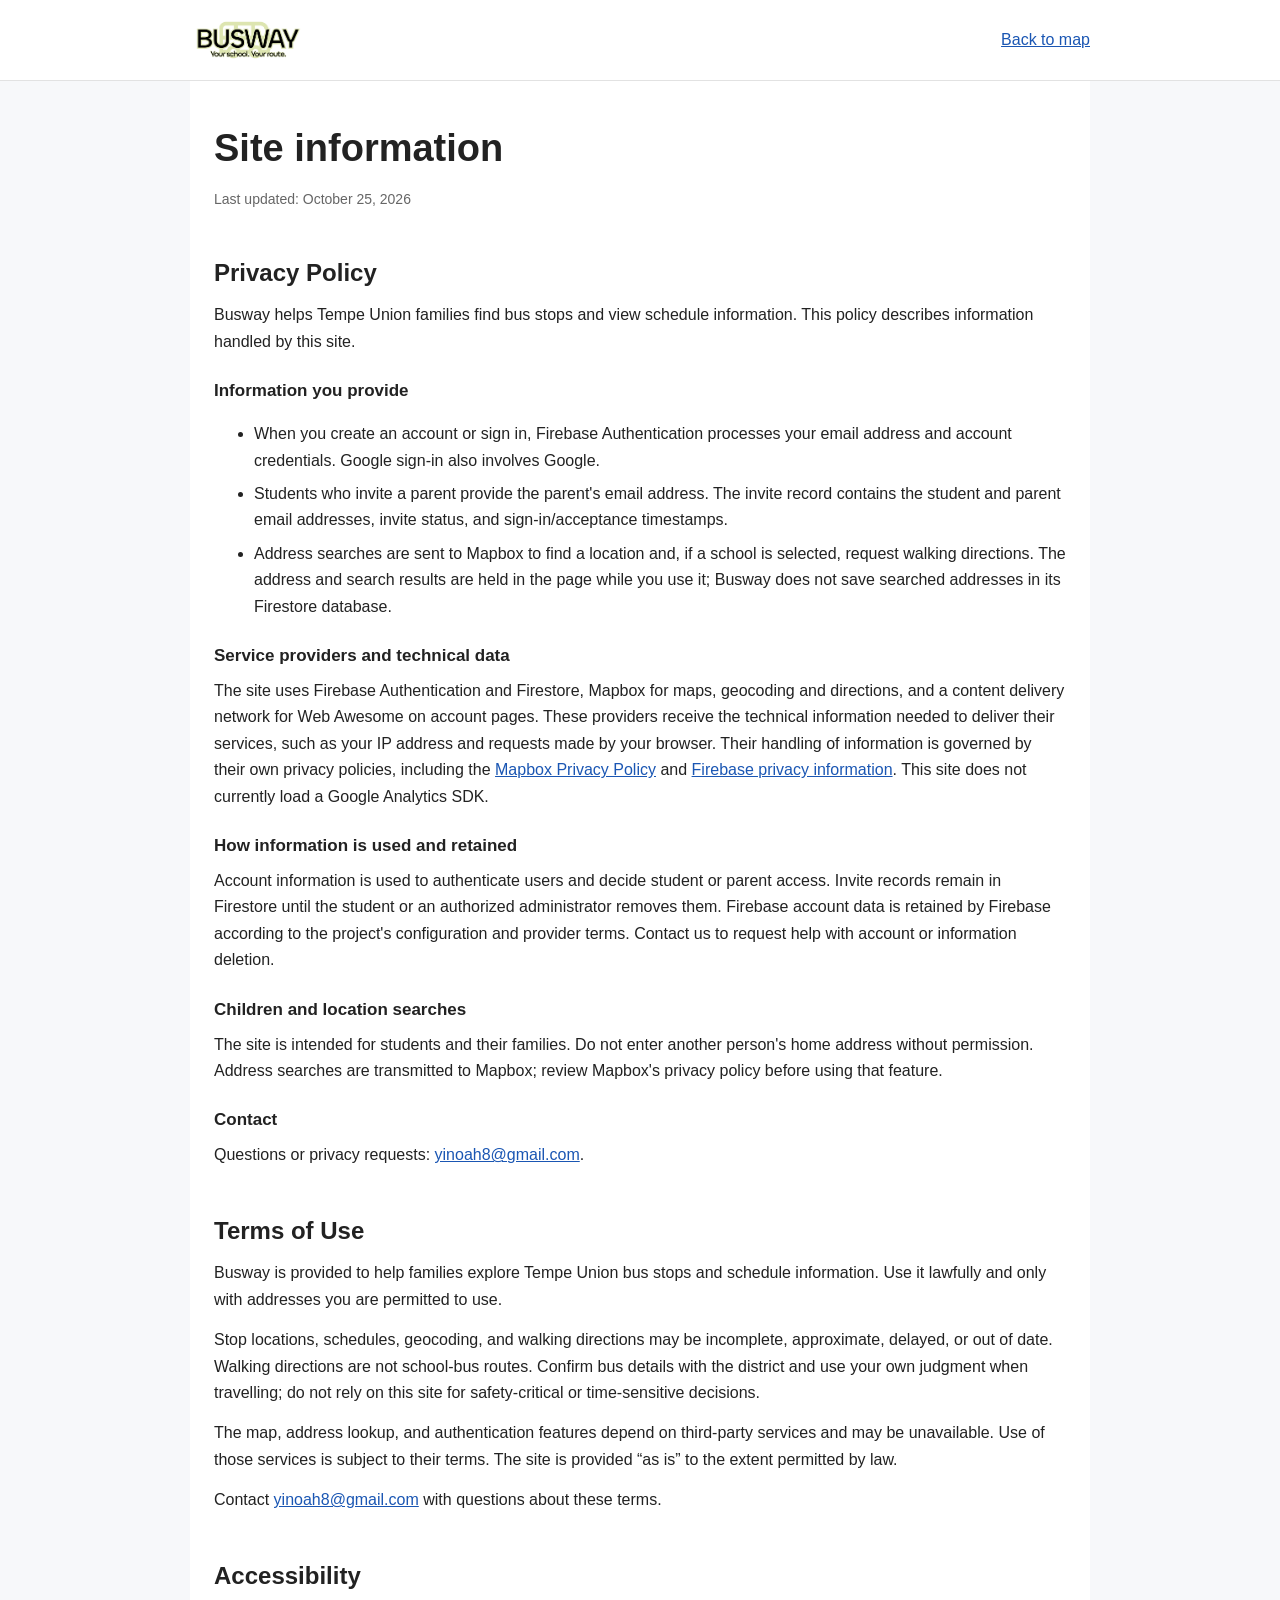
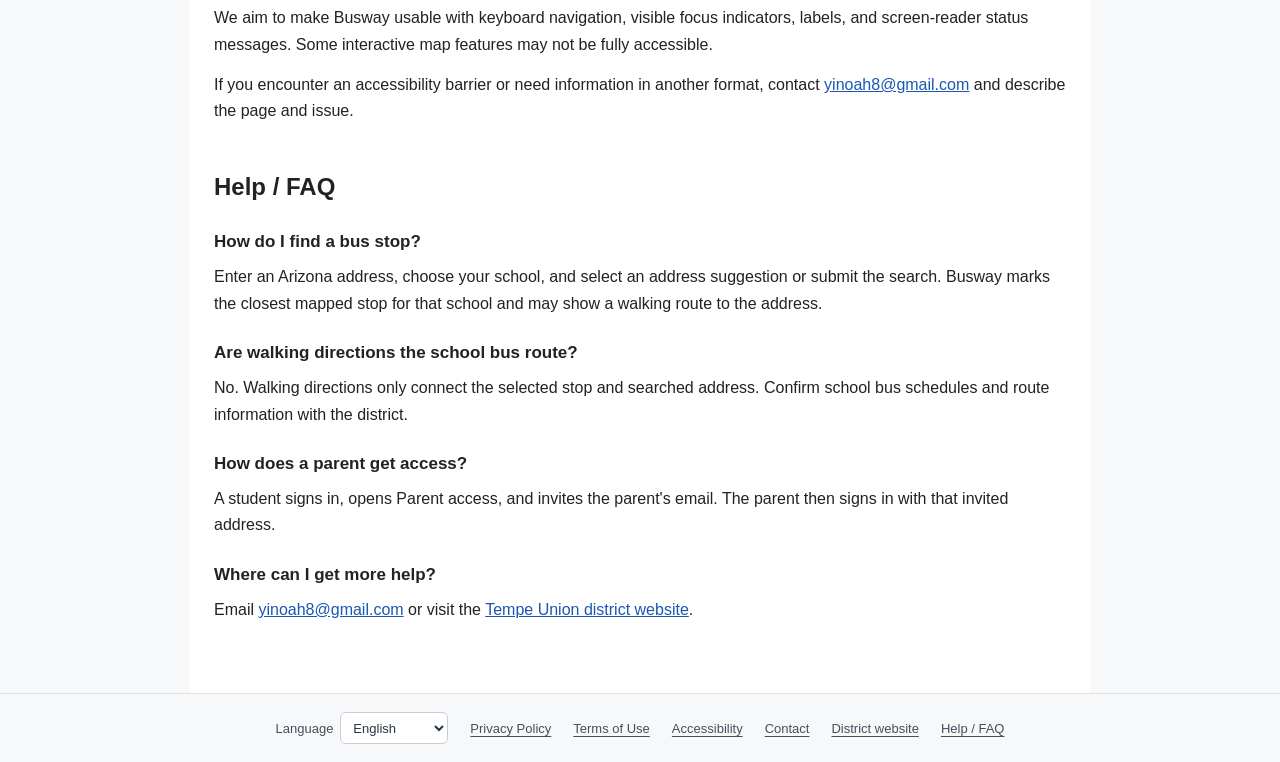
<file: site-info.html>
<!DOCTYPE html>
<html lang="en">
<head>
    <meta charset="UTF-8">
    <meta name="viewport" content="width=device-width, initial-scale=1.0">
    <title>Privacy, terms &amp; help · Busway</title>
    <link rel="icon" href="assets/busway-logo.png">
    <link rel="stylesheet" href="css/style.css">
    <script type="module" src="js/core/i18n.js"></script>
</head>
<body class="info-page">
    <header class="info-header">
        <a href="index.html" aria-label="Busway map">
            <img src="assets/busway-logo.png" alt="Busway" width="540" height="270">
        </a>
        <a href="index.html">Back to map</a>
    </header>

    <main class="info-content">
        <h1>Site information</h1>
        <p class="info-updated">Last updated: October 25, 2026</p>

        <section id="privacy">
            <h2>Privacy Policy</h2>
            <p>
                Busway helps Tempe Union families find bus stops and view
                schedule information. This policy describes information handled
                by this site.
            </p>

            <h3>Information you provide</h3>
            <ul>
                <li>
                    When you create an account or sign in, Firebase
                    Authentication processes your email address and account
                    credentials. Google sign-in also involves Google.
                </li>
                <li>
                    Students who invite a parent provide the parent's email
                    address. The invite record contains the student and parent
                    email addresses, invite status, and sign-in/acceptance
                    timestamps.
                </li>
                <li>
                    Address searches are sent to Mapbox to find a location and,
                    if a school is selected, request walking directions. The
                    address and search results are held in the page while you
                    use it; Busway does not save searched addresses in its
                    Firestore database.
                </li>
            </ul>

            <h3>Service providers and technical data</h3>
            <p>
                The site uses Firebase Authentication and Firestore, Mapbox for
                maps, geocoding and directions, and a content delivery network
                for Web Awesome on account pages. These providers receive the
                technical information needed to deliver their services, such
                as your IP address and requests made by your browser. Their
                handling of information is governed by their own privacy
                policies, including the
                <a href="https://www.mapbox.com/legal/privacy/"
                target="_blank" rel="noopener noreferrer">Mapbox Privacy
                Policy</a> and
                <a href="https://firebase.google.com/support/privacy"
                target="_blank" rel="noopener noreferrer">Firebase privacy
                information</a>. This site does not currently load a Google
                Analytics SDK.
            </p>

            <h3>How information is used and retained</h3>
            <p>
                Account information is used to authenticate users and decide
                student or parent access. Invite records remain in Firestore
                until the student or an authorized administrator removes them.
                Firebase account data is retained by Firebase according to the
                project's configuration and provider terms. Contact us to
                request help with account or information deletion.
            </p>

            <h3>Children and location searches</h3>
            <p>
                The site is intended for students and their families. Do not
                enter another person's home address without permission. Address
                searches are transmitted to Mapbox; review Mapbox's privacy
                policy before using that feature.
            </p>

            <h3>Contact</h3>
            <p>
                Questions or privacy requests:
                <a href="mailto:yinoah8@gmail.com">yinoah8@gmail.com</a>.
            </p>
        </section>

        <section id="terms">
            <h2>Terms of Use</h2>
            <p>
                Busway is provided to help families explore Tempe Union bus
                stops and schedule information. Use it lawfully and only with
                addresses you are permitted to use.
            </p>
            <p>
                Stop locations, schedules, geocoding, and walking directions
                may be incomplete, approximate, delayed, or out of date.
                Walking directions are not school-bus routes. Confirm bus
                details with the district and use your own judgment when
                travelling; do not rely on this site for safety-critical or
                time-sensitive decisions.
            </p>
            <p>
                The map, address lookup, and authentication features depend on
                third-party services and may be unavailable. Use of those
                services is subject to their terms. The site is provided “as
                is” to the extent permitted by law.
            </p>
            <p>
                Contact <a href="mailto:yinoah8@gmail.com">yinoah8@gmail.com</a>
                with questions about these terms.
            </p>
        </section>

        <section id="accessibility">
            <h2>Accessibility</h2>
            <p>
                We aim to make Busway usable with keyboard navigation, visible
                focus indicators, labels, and screen-reader status messages.
                Some interactive map features may not be fully accessible.
            </p>
            <p>
                If you encounter an accessibility barrier or need information
                in another format, contact
                <a href="mailto:yinoah8@gmail.com">yinoah8@gmail.com</a> and
                describe the page and issue.
            </p>
        </section>

        <section id="help">
            <h2>Help / FAQ</h2>
            <h3>How do I find a bus stop?</h3>
            <p>
                Enter an Arizona address, choose your school, and select an
                address suggestion or submit the search. Busway marks the
                closest mapped stop for that school and may show a walking
                route to the address.
            </p>

            <h3>Are walking directions the school bus route?</h3>
            <p>
                No. Walking directions only connect the selected stop and
                searched address. Confirm school bus schedules and route
                information with the district.
            </p>

            <h3>How does a parent get access?</h3>
            <p>
                A student signs in, opens Parent access, and invites the
                parent's email. The parent then signs in with that invited
                address.
            </p>

            <h3>Where can I get more help?</h3>
            <p>
                Email <a href="mailto:yinoah8@gmail.com">yinoah8@gmail.com</a>
                or visit the <a href="https://www.tempeunion.org/"
                target="_blank" rel="noopener noreferrer">Tempe Union district
                website</a>.
            </p>
        </section>
    </main>

    <footer class="site-footer">
        <nav aria-label="Site information">
            <label class="language-picker" for="language-select">Language
                <select id="language-select" aria-label="Language">
                    <option value="en">English</option>
                    <option value="zh-CN">简体中文</option>
                    <option value="es">Español</option>
                </select>
            </label>
            <a href="#privacy">Privacy Policy</a>
            <a href="#terms">Terms of Use</a>
            <a href="#accessibility">Accessibility</a>
            <a href="mailto:yinoah8@gmail.com">Contact</a>
            <a href="https://www.tempeunion.org/" target="_blank" rel="noopener noreferrer">District website</a>
            <a href="#help">Help / FAQ</a>
        </nav>
    </footer>
</body>
</html>
</file>
<file: css/style.css>
body {
    margin: 0;
    font-family: Arial, Helvetica, sans-serif;
}

body.info-page {
    min-height: 100vh;
    display: flex;
    flex-direction: column;
    background: #f7f8fa;
    color: #222;
}

button,
input {
    font: inherit;
}

.search {
    --padding: 8px;

    box-sizing: border-box;
    align-items: center;
    gap: 10px;
    width: 100%;
    max-width: 100%;
    display: flex;
    padding: var(--padding);
    border-radius: 28px;
    background: #f6f6f6;
    transition: box-shadow .25s;
    transition: background .25s
}

.app-layout {
    display: grid;
    grid-template-columns: minmax(280px, 380px) 1fr;
    align-items: start;
    gap: 24px;
}

.search-panel {
    display: flex;
    flex-direction: column;
    gap: 12px;
    min-width: 0;
}

.map-container {
    position: relative;
    min-width: 0;
}

#map {
    width: 100%;
    height: 78vh;
    min-height: 560px;
}

.address-autocomplete {
    position: relative;
}

.address-suggestions {
    position: absolute;
    z-index: 5;
    top: calc(100% + 4px);
    right: 0;
    left: 0;
    max-height: 280px;
    margin: 0;
    padding: 4px;
    overflow-y: auto;
    border: 1px solid #d5d5d5;
    border-radius: 12px;
    background: #fff;
    box-shadow: 0 8px 24px rgba(0, 0, 0, .16);
    list-style: none;
}

.address-suggestion {
    display: flex;
    flex-direction: column;
    width: 100%;
    height: auto;
    padding: 9px 12px;
    border: 0;
    border-radius: 8px;
    background: transparent;
    color: #222;
    text-align: left;
    cursor: pointer;
}

.address-suggestion:hover,
.address-suggestions [aria-selected="true"] .address-suggestion {
    background: #f0f4f8;
}

.address-suggestion-name {
    font-size: 14px;
    font-weight: 600;
}

.address-suggestion-context,
.address-suggestion-message {
    color: #666;
    font-size: 12px;
}

.address-suggestion-message {
    padding: 10px 12px;
}

.search:focus-within {
    box-shadow: 0 0 2px rgba(0, 0, 0, .75);
    background: #f1f1f1;
}

.search-input {
    font-size: 16px;
    font-family: Arial, Helvetica, sans-serif;
    color: #000;
    outline: none;
    border: none;
    background: transparent;
    flex: 1 1 auto;
    min-width: 0;
    width: 100%;
}

.search-icon {
    flex: 0 0 24px;
    width: 24px;
    height: 24px;
    fill: rgba(0, 0, 0, .7);
}

.search-input::placeholder {
    color: rgba(0, 0, 0, .7)
}

.search-submit {
    display: inline-flex;
    flex: 0 0 34px;
    align-items: center;
    justify-content: center;
    width: 34px;
    height: 34px;
    padding: 0;
    border: 1px solid #999;
    border-radius: 50%;
    background: transparent;
    color: #666;
    cursor: pointer;
}

.search-submit svg {
    width: 20px;
    height: 20px;
    fill: none;
    stroke: currentColor;
    stroke-linecap: round;
    stroke-width: 2;
}

.search-submit:hover {
    background: #e8e8e8;
}

.search-submit:focus-visible {
    outline: 2px solid #666;
    outline-offset: 2px;
}

.school-select-wrap {
    display: flex;
    flex-direction: column;
    gap: 6px;
}

.school-select-wrap label {
    color: #333;
    font-size: 13px;
    font-weight: 600;
}

.school-select-wrap select {
    box-sizing: border-box;
    width: 100%;
    min-height: 42px;
    padding: 8px 12px;
    border: 1px solid #c8c8c8;
    border-radius: 10px;
    background: #fff;
    color: #222;
    font: inherit;
}

.school-select-wrap select:focus-visible {
    outline: 2px solid #1a56b3;
    outline-offset: 2px;
}

.map-controls {
    position: absolute;
    z-index: 2;
    top: 12px;
    left: 12px;
}

.map-view-switch {
    display: inline-flex;
    align-items: center;
    padding: 4px;
    border: 0;
    border-radius: 24px;
    background: transparent;
    color: #333;
    font: inherit;
    font-weight: 600;
    cursor: pointer;
}

.switch-track {
    position: relative;
    display: flex;
    align-items: center;
    justify-content: space-between;
    box-sizing: border-box;
    width: 76px;
    height: 36px;
    padding: 3px;
    border-radius: 18px;
    background: #767676;
}

.switch-thumb {
    position: absolute;
    top: 3px;
    left: 3px;
    width: 34px;
    height: 30px;
    border-radius: 15px;
    background: #fff;
    box-shadow: 0 1px 3px rgba(0, 0, 0, .3);
    transition: transform .2s;
}

.switch-option {
    z-index: 1;
    width: 34px;
    color: #fff;
    text-align: center;
    line-height: 30px;
    transition: color .2s;
}

.map-view-switch[aria-pressed="true"] .switch-option-3d,
.map-view-switch[aria-pressed="false"] .switch-option-2d {
    color: #666;
}

.map-view-switch[aria-pressed="true"] .switch-thumb {
    transform: translateX(36px);
}

.map-view-switch:focus-visible {
    outline: 3px solid #666;
    outline-offset: 2px;
}

.map-view-switch:disabled {
    cursor: wait;
    opacity: .6;
}

.map-status {
    margin: 0;
}

.map-status:empty {
    display: none;
}

.visually-hidden {
    position: absolute;
    width: 1px;
    height: 1px;
    padding: 0;
    margin: -1px;
    overflow: hidden;
    clip: rect(0, 0, 0, 0);
    white-space: nowrap;
    border: 0;
}

@media (max-width: 860px) {
    .app-layout {
        grid-template-columns: 1fr;
    }
}

@media (max-width: 600px) {
    .search {
        padding: 8px;
    }
}

#app-view {
    padding: 24px;
}

/* One job per screen: welcome.html asks login-or-register, and the two pages
   behind it only do the one thing. Everything here is the shared card. */
#auth-view {
    display: flex;
    flex-direction: column;
    gap: 20px;
    box-sizing: border-box;
    width: min(420px, 100%);
    min-height: 100vh;
    margin: 0 auto;
    padding: 28px 24px 32px;
    background: #fff;
    text-align: left;
}

#auth-view h1,
#auth-view h2,
#auth-view p {
    margin: 0;
}

#auth-view h2 {
    font-size: 19px;
}

#auth-view form {
    display: flex;
    flex-direction: column;
    gap: 14px;
}

#auth-view wa-button {
    width: 100%;
}

#auth-view section {
    display: flex;
    flex-direction: column;
    gap: 14px;
}

/* the chevron back to the previous step, top left like a native screen */
.auth-back {
    display: inline-flex;
    align-items: center;
    justify-content: center;
    flex: 0 0 auto;
    align-self: flex-start;
    width: 42px;
    height: 42px;
    padding: 0;
    border: 1px solid #e2e2e2;
    border-radius: 12px;
    background: #fff;
    color: #1e232c;
    cursor: pointer;
}

.auth-back svg {
    width: 22px;
    height: 22px;
    fill: none;
    stroke: currentColor;
    stroke-width: 2.2;
    stroke-linecap: round;
    stroke-linejoin: round;
}

.auth-back:hover {
    background: #f4f4f4;
}

.auth-back:focus-visible {
    outline: 2px solid #1a56b3;
    outline-offset: 2px;
}

/* the one big line that says what this screen is for */
.auth-title {
    font-size: 27px;
    font-weight: 700;
    line-height: 1.25;
    letter-spacing: -.01em;
    color: #1e232c;
}

.auth-aside {
    text-align: right;
}

/* a text button that reads as a link - "Forgot password?" sends a sign-in
   link rather than navigating, so it cannot be an anchor */
.auth-link {
    display: inline;
    height: auto;
    padding: 0;
    border: 0;
    background: none;
    color: #1a56b3;
    font-size: 13px;
    font-weight: 600;
    cursor: pointer;
}

.auth-link:hover {
    text-decoration: underline;
}

/* pinned to the bottom of the card, so the form above it can breathe */
#auth-view .auth-switch {
    margin-top: auto;
    padding-top: 24px;
    color: #555;
    font-size: 14px;
    text-align: center;
}

.auth-switch a {
    color: #1a56b3;
    font-weight: 600;
}

/* --- welcome screen ----------------------------------------------------- */

#auth-view.is-welcome {
    justify-content: center;
}

.is-welcome #welcome-view {
    flex: 1 1 auto;
    gap: 16px;
    justify-content: flex-end;
}

.welcome-hero {
    display: flex;
    flex: 1 1 auto;
    flex-direction: column;
    align-items: center;
    justify-content: center;
    gap: 12px;
    text-align: center;
}

.welcome-logo {
    width: min(260px, 72%);
    height: auto;
}

.welcome-tagline {
    color: #555;
    font-size: 15px;
}

.welcome-actions {
    display: flex;
    flex: 0 0 auto;
    flex-direction: column;
    gap: 12px;
}

/* --- the student / parent question -------------------------------------- */

.role-card {
    display: block;
    box-sizing: border-box;
    width: 100%;
    /* Web Awesome's native.css gives every bare <button> a fixed
       height: var(--wa-form-control-height), which clipped these to one line */
    height: auto;
    padding: 16px 18px;
    border: 1px solid #d8dde4;
    border-radius: 14px;
    background: #fff;
    font: inherit;
    text-align: left;
    cursor: pointer;
}

.role-card:hover {
    border-color: #1a56b3;
    background: #f7faff;
}

.role-card:focus-visible {
    outline: 2px solid #1a56b3;
    outline-offset: 2px;
}

.role-card-title {
    display: block;
    margin-bottom: 4px;
    font-size: 16px;
    font-weight: 700;
    color: #1e232c;
}

.role-card-note {
    display: block;
    color: #5a6472;
    font-size: 13px;
    line-height: 1.45;
    white-space: normal;
}

/* carried into the form step so the answer stays visible */
.role-note {
    padding: 12px 14px;
    border-radius: 10px;
    background: #f4f6f9;
    color: #44505f;
    font-size: 13px;
    line-height: 1.5;
}

.role-note:empty {
    display: none;
}

.auth-divider {
    display: flex;
    align-items: center;
    color: #666;
    font-size: 14px;
}

.auth-divider::before,
.auth-divider::after {
    content: "";
    flex: 1 1 auto;
    height: 1px;
    background: #e2e2e2;
}

.auth-divider span {
    padding: 0 10px;
}

#auth-status {
    color: #44505f;
    font-size: 14px;
    line-height: 1.5;
}

#auth-status:empty {
    display: none;
}

[hidden] {
    display: none !important;
}
.stop-legend {
    padding: 16px;
    border: 1px solid #e2e2e2;
    border-radius: 12px;
    background: #fafafa;
}

.stop-legend h2 {
    margin: 0 0 12px;
    font-size: 15px;
}

.school-filters {
    display: flex;
    flex-direction: column;
    gap: 8px;
}

.school-filter {
    display: grid;
    grid-template-columns: auto auto 1fr;
    align-items: center;
    gap: 8px;
    font-size: 14px;
    cursor: pointer;
}

.school-filter input {
    margin: 0;
}

.school-swatch {
    width: 12px;
    height: 12px;
    border: 1px solid rgba(0, 0, 0, .25);
    border-radius: 50%;
}

.school-filter-name {
    font-weight: 600;
}

.school-filter-count {
    grid-column: 3;
    color: #666;
    font-size: 12px;
}

.stop-legend-hint {
    margin: 12px 0 0;
    color: #666;
    font-size: 12px;
    line-height: 1.4;
}

.stop-popup h2 {
    margin: 2px 0 6px;
    font-size: 15px;
    line-height: 1.3;
}

.stop-popup-school {
    margin: 0;
    font-size: 11px;
    font-weight: 700;
    letter-spacing: .06em;
    text-transform: uppercase;
}

.stop-popup-detail,
.stop-popup-program {
    margin: 0 0 6px;
    color: #555;
    font-size: 12px;
}

.stop-popup-program {
    font-weight: 600;
}

.stop-popup table {
    border-collapse: collapse;
    width: 100%;
    font-size: 12px;
}

.stop-popup th,
.stop-popup td {
    padding: 3px 6px 3px 0;
    text-align: left;
}

.stop-popup thead th {
    border-bottom: 1px solid #ddd;
    color: #666;
    font-weight: 600;
}

.stop-popup .stop-status-value {
    font-weight: 700;
    white-space: nowrap;
}

.stop-status-value.on-time {
    color: #236b35;
}

.stop-status-value.late {
    color: #b3261e;
}

.stop-popup tbody th {
    font-weight: 600;
    white-space: nowrap;
}

.stop-popup-warning {
    margin: 8px 0 0;
    color: #92400e;
    font-size: 11px;
}

.stop-popup-nearest {
    display: flex;
    flex-wrap: wrap;
    gap: 4px 8px;
    align-items: center;
    margin: 0 0 8px;
    color: #555;
    font-size: 12px;
}

.stop-popup-nearest span:first-child {
    padding: 2px 8px;
    border-radius: 999px;
    background: #1565c0;
    color: #ffffff;
    font-size: 11px;
    font-weight: 700;
}

.stop-popup-directions {
    display: block;
    margin: 10px 0 0;
    padding: 7px 10px;
    border-radius: 6px;
    background: #1565c0;
    color: #ffffff;
    font-size: 12px;
    font-weight: 600;
    text-align: center;
    text-decoration: none;
    transition: background-color .15s ease;
}

.stop-popup-directions:hover,
.stop-popup-directions:focus-visible {
    background: #0d4a94;
}

/* Fade only: Mapbox positions the popup with `transform`, so animating that
   property on the container would fight the map. */
.stop-popup-container {
    animation: stop-popup-in .18s ease-out;
    transition: opacity .15s ease-in;
}

.stop-popup-container.is-closing {
    opacity: 0;
}

@keyframes stop-popup-in {
    from {
        opacity: 0;
    }
}

@media (prefers-reduced-motion: reduce) {
    .stop-popup-container {
        animation: none;
        transition: none;
    }
}

.site-footer {
    padding: 18px 24px;
    border-top: 1px solid #e2e2e2;
    background: #f7f8fa;
}

.site-footer nav {
    display: flex;
    flex-wrap: wrap;
    align-items: center;
    justify-content: center;
    gap: 10px 22px;
    max-width: 1100px;
    margin: 0 auto;
}

.language-picker {
    display: inline-flex;
    align-items: center;
    gap: 7px;
    color: #44505f;
    font-size: 13px;
}

.language-picker select {
    min-height: 32px;
    padding: 4px 26px 4px 8px;
    border: 1px solid #c7cdd5;
    border-radius: 6px;
    background: #fff;
    color: #263445;
    font: inherit;
}

.site-footer a {
    color: #44505f;
    font-size: 13px;
    text-decoration: underline;
    text-underline-offset: 3px;
}

.site-footer a:hover {
    color: #1a56b3;
}

.site-footer a:focus-visible,
.info-page a:focus-visible {
    outline: 2px solid #1a56b3;
    outline-offset: 3px;
}

.info-header {
    display: flex;
    align-items: center;
    justify-content: space-between;
    gap: 20px;
    padding: 12px max(24px, calc((100vw - 900px) / 2));
    border-bottom: 1px solid #e2e2e2;
    background: #fff;
}

.info-header img {
    display: block;
    width: auto;
    height: 56px;
}

.info-header a,
.info-content a {
    color: #1a56b3;
}

.info-content {
    box-sizing: border-box;
    flex: 1 0 auto;
    width: min(900px, 100%);
    margin: 0 auto;
    padding: 36px 24px 56px;
    background: #fff;
    line-height: 1.65;
}

.info-content h1 {
    margin: 0 0 4px;
    font-size: clamp(28px, 4vw, 38px);
}

.info-content h2 {
    margin: 38px 0 10px;
    padding-top: 4px;
    font-size: 24px;
}

.info-content h3 {
    margin: 22px 0 6px;
    font-size: 17px;
}

.info-content p {
    margin: 8px 0 14px;
}

.info-content li {
    margin: 7px 0;
}

.info-updated {
    color: #666;
    font-size: 14px;
}

.app-header {
    display: flex;
    align-items: center;
    gap: 16px;
    margin-bottom: 16px;
}

.app-header h1 {
    margin: 0;
    font-size: 24px;
    line-height: 0;
}

.app-logo {
    display: block;
    width: auto;
    height: 72px;
    object-fit: contain;
}

/* sign out and the account controls sit in the top right corner */
.account {
    display: flex;
    align-items: center;
    gap: 10px;
    margin-left: auto;
}

.account-email {
    color: #555;
    font-size: 13px;
    max-width: 24ch;
    overflow: hidden;
    text-overflow: ellipsis;
    white-space: nowrap;
}

.account-role {
    padding: 2px 8px;
    border-radius: 999px;
    background: #e8f0fe;
    color: #1a56b3;
    font-size: 11px;
    font-weight: 700;
    letter-spacing: .04em;
    text-transform: uppercase;
}

.account button {
    padding: 7px 14px;
    border: 1px solid #c8c8c8;
    border-radius: 999px;
    background: #fff;
    color: #333;
    font-size: 13px;
    cursor: pointer;
}

.account button:hover {
    background: #f1f1f1;
}

.account button:focus-visible {
    outline: 2px solid #666;
    outline-offset: 2px;
}

#manage-parents,
#manage-drivers {
    border-color: #1a56b3;
    color: #1a56b3;
    font-weight: 600;
}

@media (max-width: 600px) {
    .app-header {
        flex-wrap: wrap;
    }

    .account-email {
        max-width: 100%;
    }
}

.parents-dialog {
    width: min(520px, calc(100% - 32px));
    max-height: calc(100vh - 32px);
    overflow-y: auto;
    padding: 24px;
    border: 0;
    border-radius: 14px;
    box-shadow: 0 12px 40px rgba(0, 0, 0, .25);
}

.parents-dialog::backdrop {
    background: rgba(0, 0, 0, .45);
}

.dialog-header {
    display: flex;
    align-items: center;
    gap: 12px;
}

.dialog-header h2 {
    margin: 0;
    font-size: 19px;
}

.dialog-close {
    margin-left: auto;
    padding: 0;
    width: 32px;
    height: 32px;
    border: 0;
    border-radius: 50%;
    background: transparent;
    color: #555;
    font-size: 22px;
    line-height: 1;
    cursor: pointer;
}

.dialog-close:hover {
    background: #f1f1f1;
}

.dialog-hint {
    margin: 10px 0 18px;
    color: #555;
    font-size: 13px;
    line-height: 1.5;
}

.parent-form {
    display: flex;
    gap: 10px;
}

.parent-form input {
    flex: 1 1 auto;
    min-width: 0;
    padding: 10px 14px;
    border: 1px solid #c8c8c8;
    border-radius: 999px;
    font-size: 14px;
}

.parent-form input:focus {
    outline: none;
    border-color: #1a56b3;
    box-shadow: 0 0 0 2px rgba(26, 86, 179, .18);
}

.parent-form button {
    flex: 0 0 auto;
    padding: 10px 18px;
    border: 0;
    border-radius: 999px;
    background: #1a56b3;
    color: #fff;
    font-size: 14px;
    font-weight: 600;
    cursor: pointer;
}

.parent-form button:hover {
    background: #15458f;
}

.dialog-status {
    margin: 12px 0 0;
    color: #444;
    font-size: 13px;
    line-height: 1.4;
}

.dialog-status:empty {
    display: none;
}

.parent-list {
    margin: 16px 0 0;
    padding: 0;
    list-style: none;
    display: flex;
    flex-direction: column;
    gap: 8px;
}

.parent-row {
    display: grid;
    grid-template-columns: 1fr auto;
    align-items: center;
    gap: 4px 12px;
    padding: 12px 14px;
    border: 1px solid #e2e2e2;
    border-radius: 10px;
    background: #fafafa;
}

.parent-row.is-empty {
    display: block;
    color: #666;
    font-size: 13px;
    text-align: center;
}

.parent-row-email {
    font-size: 14px;
    font-weight: 600;
    overflow-wrap: anywhere;
}

.parent-row-student {
    grid-column: 1;
    color: #666;
    font-size: 12px;
    overflow-wrap: anywhere;
}

.parent-row.is-admin-row .parent-row-email {
    grid-row: 2;
}

.parent-row-state {
    grid-column: 1;
    font-size: 12px;
}

.parent-row.is-admin-row .parent-row-state {
    grid-row: 3;
}

.parent-row-state.is-joined {
    color: #15803d;
}

.parent-row-state.is-pending {
    color: #92400e;
}

.parent-row-actions {
    grid-row: 1 / span 2;
    grid-column: 2;
    display: flex;
    gap: 8px;
}

.parent-row.is-admin-row .parent-row-actions {
    grid-row: 2 / span 2;
}

.parent-row-button {
    padding: 6px 12px;
    border: 1px solid #c8c8c8;
    border-radius: 999px;
    background: #fff;
    font-size: 12px;
    cursor: pointer;
}

.parent-row-button:hover {
    background: #f1f1f1;
}

.parent-row-button.is-danger {
    border-color: #d9a3a3;
    color: #b42318;
}

.parent-row-button.is-danger:hover {
    background: #fdf2f2;
}

.invite-note {
    padding: 12px 14px;
    border: 1px solid #cfe0ff;
    border-radius: 10px;
    background: #f3f7ff;
    color: #1a3a6b;
    font-size: 13px;
    line-height: 1.5;
    text-align: left;
}

.file-warning {
    display: flex;
    flex-direction: column;
    gap: 6px;
    width: min(620px, calc(100% - 32px));
    margin: 10vh auto 0;
    padding: 18px 20px;
    border: 1px solid #f0c48a;
    border-radius: 12px;
    background: #fff8ee;
    color: #7a4a05;
    font-size: 14px;
    line-height: 1.55;
}

.file-warning code {
    padding: 1px 5px;
    border-radius: 4px;
    background: #f3e3cb;
    font-size: 13px;
}

/* Account menu: the email is the <summary>, the buttons drop down under it. */
.account-menu {
    position: relative;
}

.account-menu summary {
    display: flex;
    align-items: center;
    gap: 8px;
    padding: 7px 14px;
    border: 1px solid #c8c8c8;
    border-radius: 999px;
    background: #fff;
    cursor: pointer;
    list-style: none;
}

.account-menu summary::-webkit-details-marker {
    display: none;
}

.account-panel {
    position: absolute;
    z-index: 5;
    top: calc(100% + 6px);
    right: 0;
    display: flex;
    flex-direction: column;
    gap: 8px;
    min-width: 180px;
    padding: 10px;
    border-radius: 12px;
    background: #fff;
    box-shadow: 0 8px 24px rgba(0, 0, 0, .18);
}

.map-controls {
    display: flex;
    align-items: center;
    gap: 8px;
}

.map-recenter {
    padding: 8px 14px;
    border: 0;
    border-radius: 18px;
    background: #fff;
    box-shadow: 0 1px 3px rgba(0, 0, 0, .3);
    color: #333;
    font-weight: 600;
    cursor: pointer;
}

.map-recenter:disabled {
    cursor: wait;
    opacity: .6;
}

.map-loading {
    position: absolute;
    z-index: 3;
    inset: 0;
    display: flex;
    align-items: center;
    justify-content: center;
    background: #f6f6f6;
    color: #555;
}

.map-loading[hidden] {
    display: none;
}

.map-loading.is-error {
    color: #b3261e;
}

.map-status[data-tone="error"] {
    color: #b3261e;
}

.map-status[data-tone="success"] {
    color: #2c5a37;
}

/* The sheet toggle only matters on a phone, where the sidebar is a bottom
   sheet over the map (same breakpoint as phoneLayout in main.js). */
.sheet-toggle {
    display: none;
}

@media (max-width: 760px) {
    .sheet-toggle {
        display: block;
        align-self: center;
        width: 48px;
        height: 6px;
        padding: 0;
        border: 0;
        border-radius: 3px;
        background: #c8c8c8;
        cursor: pointer;
    }

    .search-panel.is-collapsed > :not(.sheet-toggle):not(#address-form) {
        display: none;
    }
}

/* Bus driver panel and live bus markers (live-buses.js). */
.driver-panel {
    display: flex;
    flex-direction: column;
    gap: 12px;
    padding: 16px;
    border: 1px solid #e2e2e2;
    border-radius: 12px;
    background: #fafafa;
}

.driver-panel h2 {
    margin: 0;
    font-size: 15px;
}

.driver-panel .stop-legend-hint {
    margin: 0;
}

.driver-toggle {
    min-height: 44px;
    padding: 10px 16px;
    border: 0;
    border-radius: 999px;
    background: #2c5a37;
    color: #fff;
    font-weight: 700;
    cursor: pointer;
}

.driver-toggle.is-sharing {
    background: #b3261e;
}

.driver-toggle:disabled {
    cursor: not-allowed;
    opacity: .5;
}

.driver-toggle:focus-visible {
    outline: 2px solid #666;
    outline-offset: 2px;
}

.stop-status-list {
    display: flex;
    flex-direction: column;
    gap: 8px;
}

.stop-status-row {
    display: grid;
    grid-template-columns: minmax(0, 1fr) auto;
    align-items: center;
    gap: 8px;
    font-size: 13px;
}

.stop-status-row select {
    min-height: 36px;
    padding: 5px 28px 5px 8px;
    border: 1px solid #c7cdd5;
    border-radius: 6px;
    background: #fff;
    color: #263445;
    font: inherit;
}

.bus-marker {
    display: flex;
    align-items: center;
    gap: 4px;
    padding: 3px 8px 3px 5px;
    border: 2px solid #fff;
    border-radius: 999px;
    background: var(--bus-color);
    box-shadow: 0 2px 6px rgba(0, 0, 0, .35);
    color: #fff;
    font-size: 12px;
    font-weight: 700;
    white-space: nowrap;
    cursor: pointer;
}

.bus-marker-icon {
    font-size: 15px;
    line-height: 1;
}

.bus-popup-updated {
    margin: 0;
    color: #666;
    font-size: 12px;
}

/* Demo mode role picker in the account menu (main.js). */
.demo-role {
    display: flex;
    flex-direction: column;
    gap: 4px;
    color: #666;
    font-size: 12px;
    font-weight: 600;
}

.demo-role select {
    padding: 6px 10px;
    border: 1px solid #c8c8c8;
    border-radius: 999px;
    background: #fff;
    color: #333;
    font: inherit;
    font-size: 13px;
    font-weight: 400;
}
</file>
